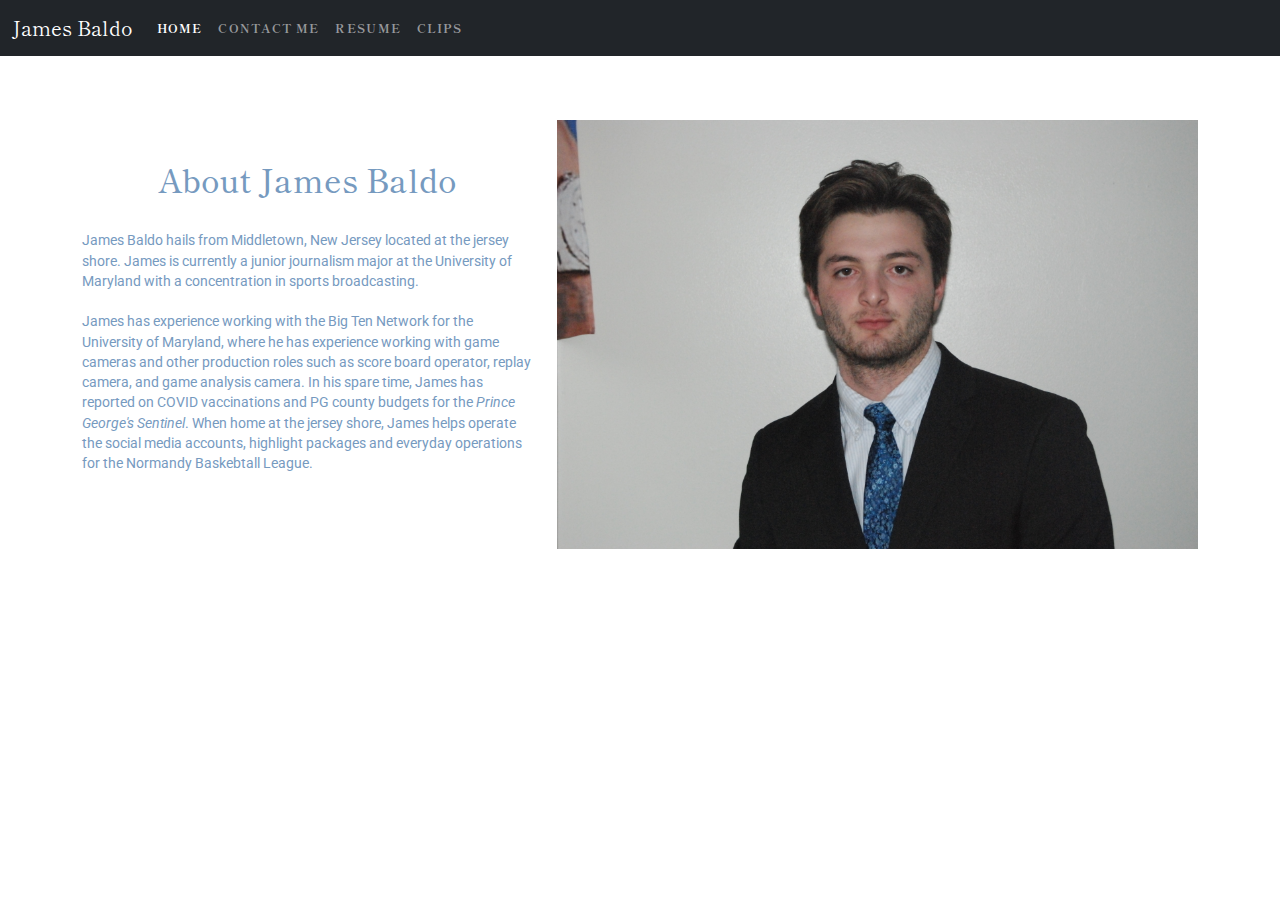
<file: index.html>
<!DOCTYPE html>
<html lang="en">
<head>
	<meta charset="utf-8">
	<title>James Baldo | About Me</title>
	<meta content="" name="description">
	<meta content="" name="author">
	<meta content="width=device-width, initial-scale=1" name="viewpoint">
	<link href="https://fonts.gstatic.com" rel="preconnect">
	<link href="https://fonts.googleapis.com/css2?family=Roboto&family=Shippori+Mincho+B1&display=swap" rel="stylesheet"><!-- CSS only -->
	<link href="https://cdn.jsdelivr.net/npm/bootstrap@5.0.0-beta2/dist/css/bootstrap.min.css" rel="stylesheet">
	<link href="portfolio/css/style.css" rel="stylesheet" type="text/css">
</head>
<body>
	<nav class="navbar navbar-expand-lg navbar-dark bg-dark">
		<div class="container-fluid">
			<a class="navbar-brand" href="#">James Baldo</a> <button aria-controls="navbarNav" aria-expanded="false" aria-label="Toggle navigation" class="navbar-toggler" data-bs-target="#navbarNav" data-bs-toggle="collapse" type="button"><span class="navbar-toggler-icon"></span></button>
			<div class="collapse navbar-collapse" id="navbarNav">
				<ul class="navbar-nav">
					<li class="nav-item">
						<a class="nav-link active" href="#">Home</a>
					</li>
					<li class="nav-item">
						<a class="nav-link" href="contact/index.html">Contact Me</a>
					</li>
					<li class="nav-item">
						<a class="nav-link" href="resume/index.html">Resume</a>
					</li>
					<li class="nav-item">
						<a class="nav-link" href="clips/index.html">Clips</a>
					</li>
				</ul>
			</div>
		</div>
	</nav>
	<div class="container content">
		<div class="row">
			<div class="col-md-5">
				<h3>About James Baldo</h3><br>
				<p>James Baldo hails from Middletown, New Jersey located at the jersey shore. James is currently a junior journalism major at the University of Maryland with a concentration in sports broadcasting.<br>
				<br>
				James has experience working with the Big Ten Network for the University of Maryland, where he has experience working with game cameras and other production roles such as score board operator, replay camera, and game analysis camera. In his spare time, James has reported on COVID vaccinations and PG county budgets for the <em>Prince George's Sentinel</em>. When home at the jersey shore, James helps operate the social media accounts, highlight packages and everyday operations for the Normandy Baskebtall League.</p>
			</div>
			<div class="col-md-7"><img alt="headshot" class="img-fluid" height="auto" src="portfolio/images/headshot.jpeg" width="5000"></div><!-- JavaScript Bundle with Popper -->
			<script src="https://cdn.jsdelivr.net/npm/bootstrap@5.0.0-beta2/dist/js/bootstrap.bundle.min.js">
			</script>
		</div>
	</div>
</body>
</html>
</file>
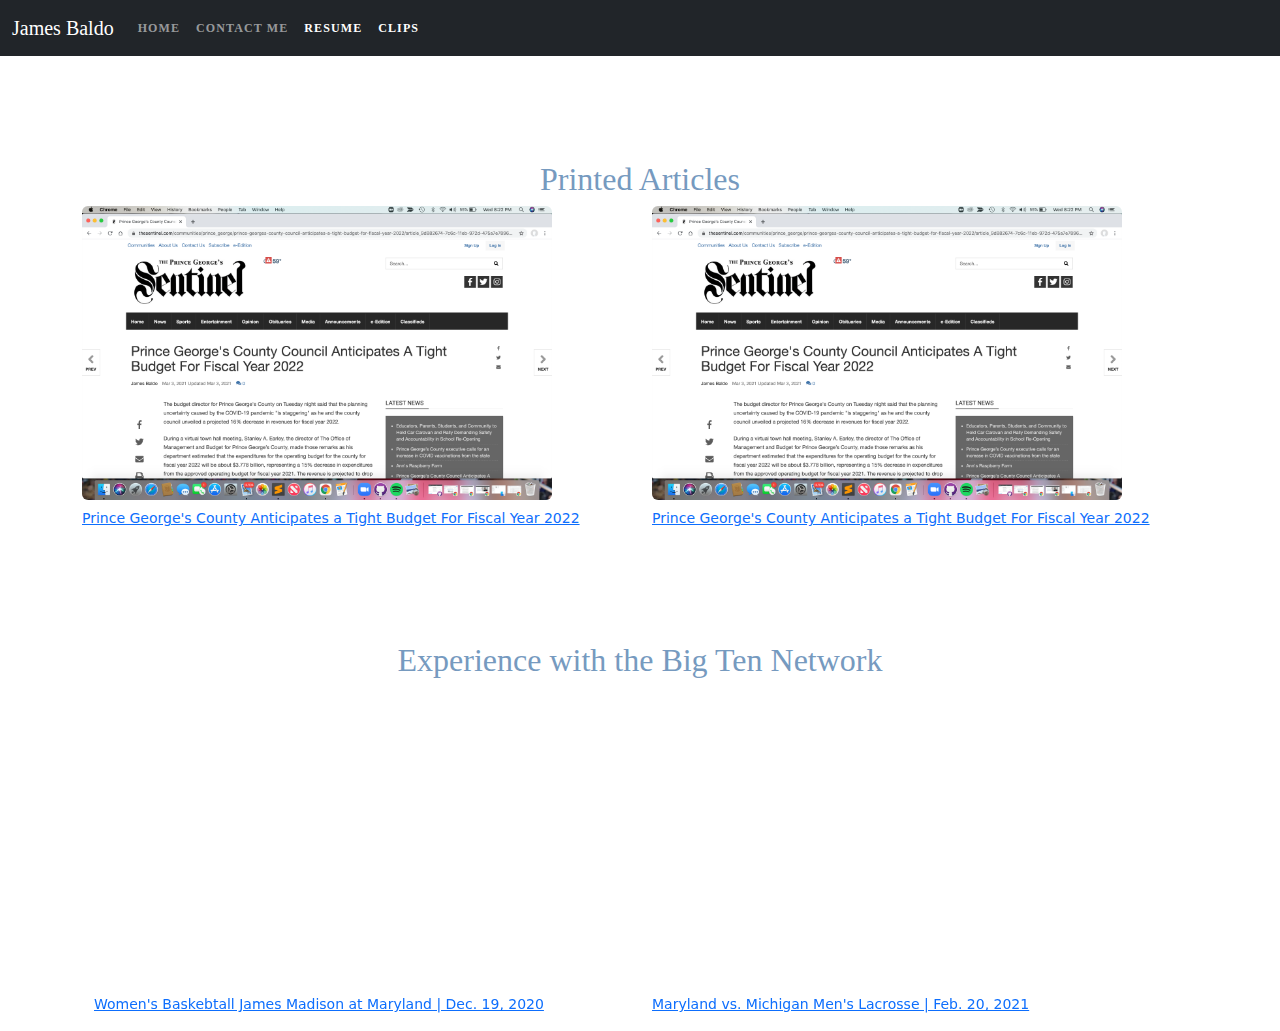
<file: clips/index.html>
<!DOCTYPE html>
<html lang="en">
<head>
	<meta charset="utf-8">
	<title>James Baldo | Clips</title>
	<meta content="" name="description">
	<meta content="" name="author">
	<meta content="width=device-width, initial-scale=1" name="viewpoint"><!-- CSS only -->
	<link href="https://cdn.jsdelivr.net/npm/bootstrap@5.0.0-beta2/dist/css/bootstrap.min.css" rel="stylesheet">
	<link href="../portfolio/css/style.css" rel="stylesheet" type="text/css">
</head>
<body>
	<nav class="navbar navbar-expand-lg navbar-dark bg-dark">
		<div class="container-fluid">
			<a class="navbar-brand" href="#">James Baldo</a> <button aria-controls="navbarNav" aria-expanded="false" aria-label="Toggle navigation" class="navbar-toggler" data-bs-target="#navbarNav" data-bs-toggle="collapse" type="button"><span class="navbar-toggler-icon"></span></button>
			<div class="collapse navbar-collapse" id="navbarNav">
				<ul class="navbar-nav">
					<li class="nav-item">
						<a class="nav-link" href="../index.html">Home</a>
					</li>
					<li class="nav-item">
						<a class="nav-link" href="../contact/index.html">Contact Me</a>
					</li>
					<li class="nav-item">
						<a class="nav-link active" href="../resume/index.html">Resume</a>
					</li>
					<li class="nav-item">
						<a class="nav-link active" href="#">Clips</a>
					</li>
				</ul>
			</div>
		</div>
	</nav>
	<div class="container content">
		<div class="row">
			<h3>Printed Articles</h3><br>
			<br>
			<div class="container">
				<div class="row">
					<div class="col">
						<figure class="figure">
							<img alt="Articletwo" class="figure-img img-fluid rounded" height="auto" src="../portfolio/images/cliptwo.jpeg" width="470">
							<figcaption class="figure-caption">
								<a href="https://www.thesentinel.com/communities/prince_george/prince-georges-county-council-anticipates-a-tight-budget-for-fiscal-year-2022/article_9d882674-7c6c-11eb-972d-475a7e789664.html">Prince George's County Anticipates a Tight Budget For Fiscal Year 2022</a>
							</figcaption>
						</figure>
					</div>
					<div class="col">
						<figure class="figure">
							<img alt="Articletwo" class="figure-img img-fluid rounded" height="auto" src="../portfolio/images/cliptwo.jpeg" width="470">
							<figcaption class="figure-caption">
								<a href="https://www.thesentinel.com/communities/prince_george/prince-georges-county-council-anticipates-a-tight-budget-for-fiscal-year-2022/article_9d882674-7c6c-11eb-972d-475a7e789664.html">Prince George's County Anticipates a Tight Budget For Fiscal Year 2022</a>
							</figcaption>
						</figure>
					</div>
				</div>
				<div class="container content">
					<div class="row">
						<h3>Experience with the Big Ten Network</h3><br>
						<br>
						<div class="container">
							<div class="row">
								<div class="col">
									<figure class="figure">
										<iframe allowfullscreen frameborder="0" height="300" src="https://www.youtube.com/embed/j0qixCmwb30" width="470"></iframe>
										<figcaption class="figure-caption">
											<a href="https://www.youtube.com/watch?v=j0qixCmwb30&t=77s">Women's Baskebtall James Madison at Maryland | Dec. 19, 2020</a>
										</figcaption>
									</figure>
								</div>
								<div class="col">
									<figure class="figure">
										<iframe allowfullscreen frameborder="0" height="300" src="https://www.youtube.com/embed/XQ4UXW3BUaY" width="470"></iframe>
										<figcaption class="figure-caption">
											<a href="https://www.youtube.com/watch?v=XQ4UXW3BUaY&t=82s">Maryland vs. Michigan Men's Lacrosse | Feb. 20, 2021</a>
										</figcaption>
									</figure>
								</div>
							</div><!-- JavaScript Bundle with Popper -->
							<script src="https://cdn.jsdelivr.net/npm/bootstrap@5.0.0-beta2/dist/js/bootstrap.bundle.min.js">
							</script> 
						</div>
					</div>
				</div>
			</div>
		</div>
	</div>
</body>
</html>
</file>
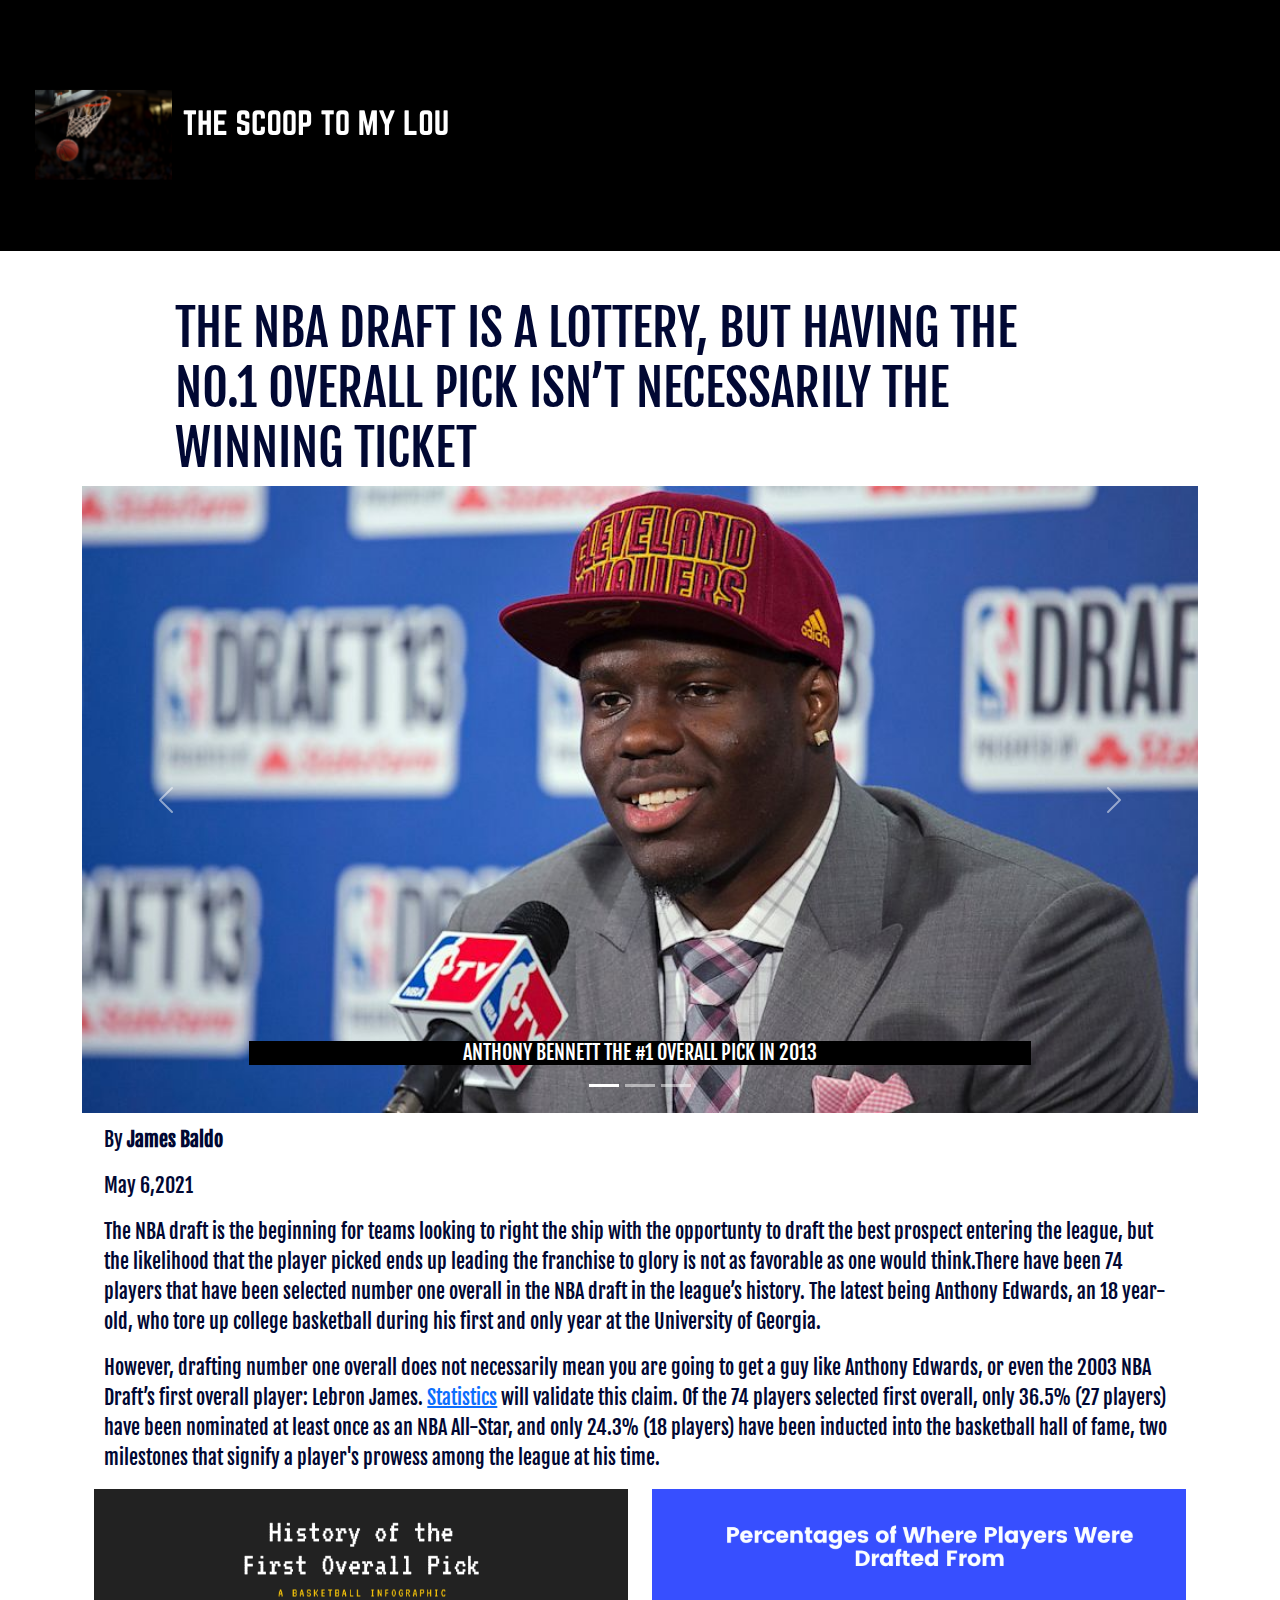
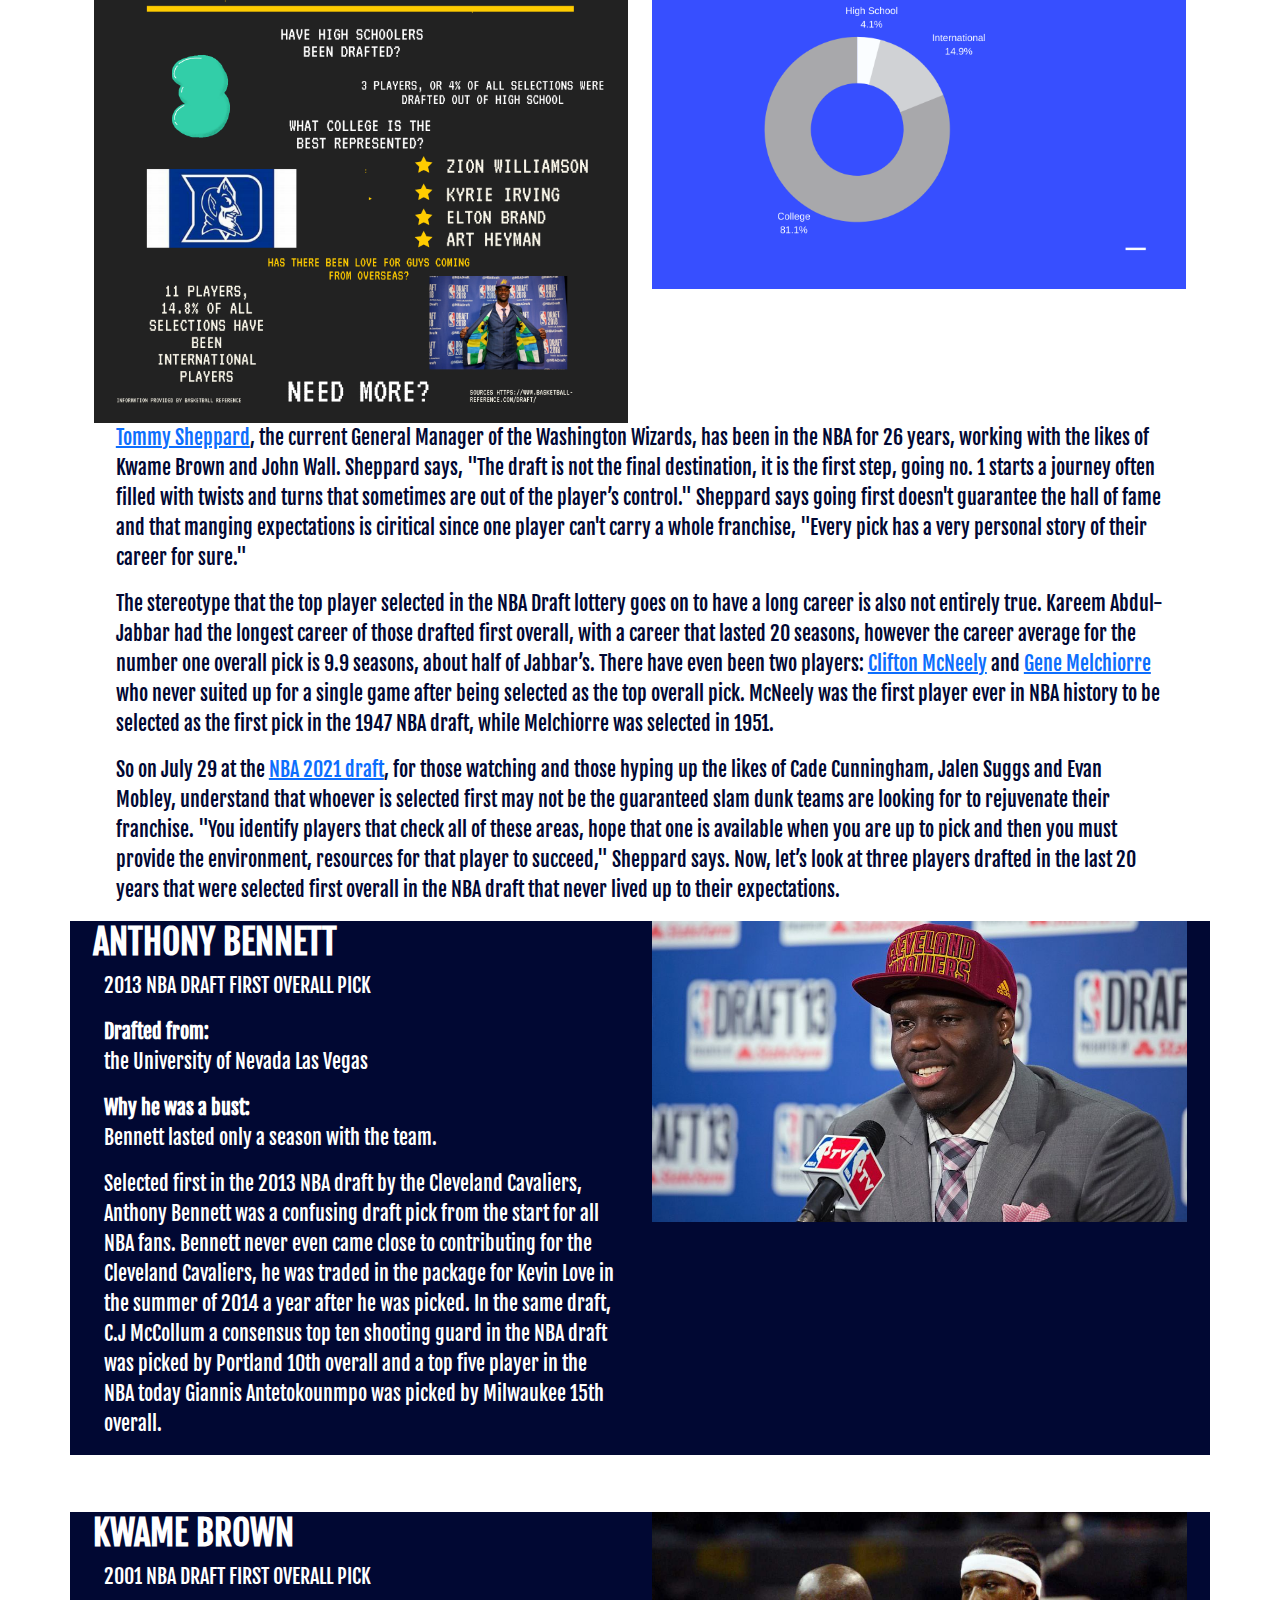
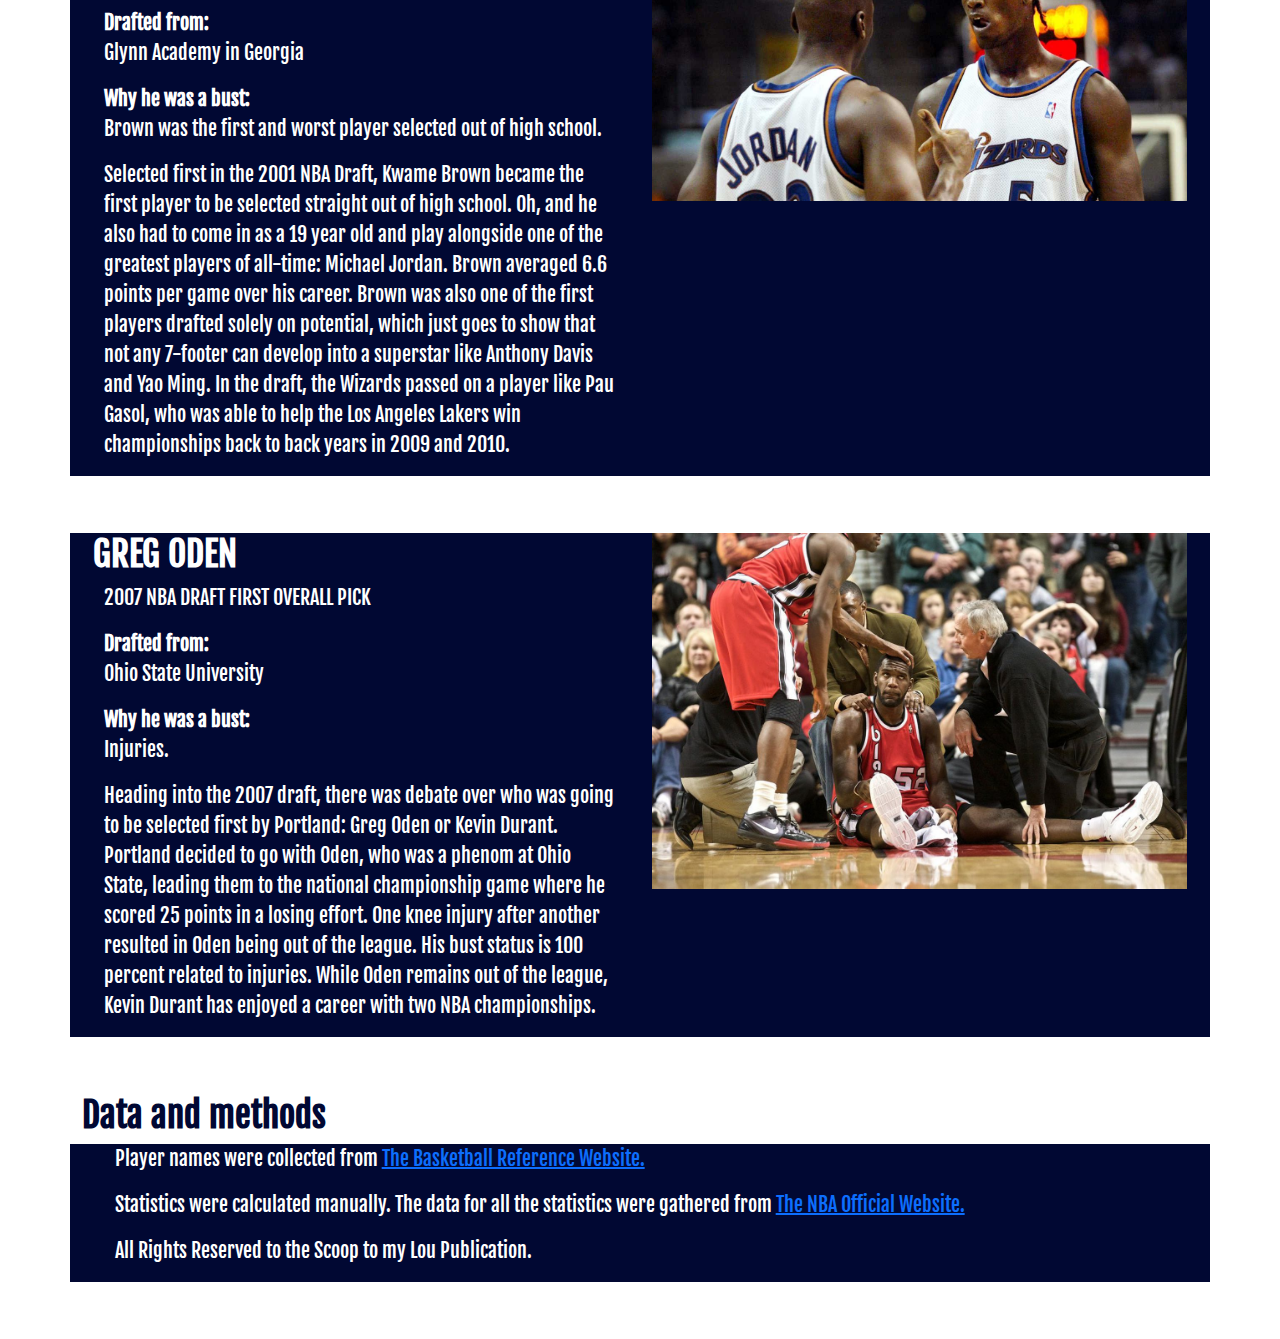
<file: finalarticle/index.html>
<!DOCTYPE html>
<html lang="en">
<head>
	<meta charset="utf-8">
	<title>The NBA draft is a lottery, but having the No.1 overall pick isn’t necessarily the winning ticket</title>
	<meta content="" name="description">
	<meta content="" name="author">
	<meta content="width=device-width, initial-scale=1" name="viewport">
	<link href="https://fonts.gstatic.com" rel="preconnect">
	<link href="https://fonts.googleapis.com/css2?family=Fjalla+One&display=swap" rel="stylesheet">
	<link href="https://fonts.googleapis.com/css2?family=Anton&family=Nunito+Sans:ital,wght@0, 200;0,300;0,400;0,600;0,700;0,800;0,900;1,200;1,300;1,400;1,600;1,700;1,800;1,900&display=swap" rel="stylesheet"><!-- CSS only -->
	<link href="https://cdn.jsdelivr.net/npm/bootstrap@5.0.0-beta2/dist/css/bootstrap.min.css" rel="stylesheet">
	<link href="css/style.css" rel="stylesheet" type="text/css">
</head>
<body>
	<div class="nav"><img alt="Sccop to my Lou" class="img-fluid logo" src="images/scooplogo.png"></div>
	<div class="container">
		<div class="offset-md-1 col-md-10">
			<h1>The NBA draft is a lottery, but having the No.1 overall pick isn’t necessarily the winning ticket</h1>
		</div>
		<div class="slider">
			<div class="carousel slide" data-bs-ride="carousel" id="carouselExampleCaptions">
				<div class="carousel-indicators">
					<button aria-label="Slide 1" class="active" data-bs-slide-to="0" data-bs-target="#carouselExampleCaptions" type="button"></button> <button aria-label="Slide 2" data-bs-slide-to="1" data-bs-target="#carouselExampleCaptions" type="button"></button> <button aria-label="Slide 3" data-bs-slide-to="2" data-bs-target="#carouselExampleCaptions" type="button"></button>
				</div>
				<div class="carousel-inner">
					<div class="carousel-item active">
						<img alt="first" class="d-block w-100" src="images/anthonybennett.jpeg">
						<div class="carousel-caption d-none d-md-block">
							<h5>ANTHONY BENNETT
							THE #1 OVERALL PICK IN 2013</h5>
						</div>
					</div>
					<div class="carousel-item">
						<img alt="second" class="d-block w-100" src="images/kwamebrown.jpeg">
						<div class="carousel-caption d-none d-md-block">
							<h5>KWAME BROWN
							THE #1 OVERALL PICK IN 2001</h5>
						</div>
					</div>
					<div class="carousel-item">
						<img alt="third" class="d-block w-100" src="images/gregoden.jpeg">
						<div class="carousel-caption d-none d-md-block">
							<h5>GREG ODEN
							THE #1 OVERALL PICK IN 2007</h5>
						</div>
					</div>
				</div><button class="carousel-control-prev" data-bs-slide="prev" data-bs-target="#carouselExampleCaptions" type="button"><span aria-hidden="true" class="carousel-control-prev-icon"></span> <span class="visually-hidden">Previous</span></button> <button class="carousel-control-next" data-bs-slide="next" data-bs-target="#carouselExampleCaptions" type="button"><span aria-hidden="true" class="carousel-control-next-icon"></span> <span class="visually-hidden">Next</span></button>
			</div>
		</div>
		<div class="article">
		<div class="bio">
			<p class="article">By <b>James Baldo</b></p>
			<p class="article">May 6,2021</p>
		</div>
		<div class="row">
			<div class="col-md-12">
				<p class="article">The NBA draft is the beginning for teams looking to right the ship with the opportunty to draft the best prospect entering the league, but the likelihood that the player picked ends up leading the franchise to glory is not as favorable as one would think.There have been 74 players that have been selected number one overall in the NBA draft in the league’s history. The latest being Anthony Edwards, an 18 year-old, who tore up college basketball during his first and only year at the University of Georgia.</p>
				<p class="article">However, drafting number one overall does not necessarily mean you are going to get a guy like Anthony Edwards, or even the 2003 NBA Draft’s first overall player: Lebron James. <a class="links" href="https://in.nba.com/news/the-complete-history-of-first-overall-selections-in-the-nba-draft/18rrbw84xu4pp1uvoo3fy33uju">Statistics</a> will validate this claim. Of the 74 players selected first overall, only 36.5% (27 players) have been nominated at least once as an NBA All-Star, and only 24.3% (18 players) have been inducted into the basketball hall of fame, two milestones that signify a player's prowess among the league at his time.</p>
				<div class="container">
  				<div class="row align-items-start">
    			<div class="col-lg-6"><img alt="infographic" class="img-fluid" src="images/infographics.png"> 
    			</div>
    			<div class="col-lg-6"><img alt="graph" class="img-fluid" src="images/doughnutgraph.png">
   			 </div>
   			</div>
				<p class="article"><a class="links" href="https://www.nbcsports.com/washington/wizards/headlined-westbrook-and-gafford-tommy-sheppard-has-wizards-right-track">Tommy Sheppard</a>, the current General Manager of the Washington Wizards, has been in the NBA for 26 years, working with the likes of Kwame Brown and John Wall. Sheppard says, "The draft is not the final destination, it is the first step, going no. 1 starts a journey often filled with twists and turns that sometimes are out of the player’s control." Sheppard says going first doesn't guarantee the hall of fame and that manging expectations is ciritical since one player can't carry a whole franchise, "Every pick has a very personal story of their career for sure."</p>
				<p class="article">The stereotype that the top player selected in the NBA Draft lottery goes on to have a long career is also not entirely true. Kareem Abdul-Jabbar had the longest career of those drafted first overall, with a career that lasted 20 seasons, however the career average for the number one overall pick is 9.9 seasons, about half of Jabbar’s. There have even been two players: <a class="links" href="https://www.dallasnews.com/news/2015/06/20/kevin-sherrington-clifton-mcneely-first-ever-nba-draft-selection-took-his-talents-elsewhere/">Clifton McNeely</a> and <a class="links" href="https://www.nytimes.com/2014/06/27/sports/basketball/gene-squeaky-melchiorre-holds-unique-nba-draft-distinction.html">Gene Melchiorre</a> who never suited up for a single game after being selected as the top overall pick. McNeely was the first player ever in NBA history to be selected as the first pick in the 1947 NBA draft, while Melchiorre was selected in 1951.</p>
				<p class="article">So on July 29 at the <a class="links" href="https://www.cbssports.com/nba/draft/">NBA 2021 draft</a>, for those watching and those hyping up the likes of Cade Cunningham, Jalen Suggs and Evan Mobley, understand that whoever is selected first may not be the guaranteed slam dunk teams are looking for to rejuvenate their franchise. "You identify players that check all of these areas, hope that one is available when you are up to pick and then you must provide the environment, resources for that player to succeed," Sheppard says. Now, let’s look at three players drafted in the last 20 years that were selected first overall in the NBA draft that never lived up to their expectations.</p>
			</div>
			</div>
			<div class="navy-box">
				<div class="row">
					<div class="col-lg-6">
						<h6>ANTHONY BENNETT</h6>
						<p class="desc">2013 NBA Draft First Overall Pick</p>
						<p class="draft"><b>Drafted from:</b><br>
						the University of Nevada Las Vegas</p>
						<p class="bust"><b>Why he was a bust:</b><br>
						Bennett lasted only a season with the team.</p>
						<p>Selected first in the 2013 NBA draft by the Cleveland Cavaliers, Anthony Bennett was a confusing draft pick from the start for all NBA fans. Bennett never even came close to contributing for the Cleveland Cavaliers, he was traded in the package for Kevin Love in the summer of 2014 a year after he was picked. In the same draft, C.J McCollum a consensus top ten shooting guard in the NBA draft was picked by Portland 10th overall and a top five player in the NBA today Giannis Antetokounmpo was picked by Milwaukee 15th overall.</p>
					</div>
					<div class="col-lg-6"><img alt="Anthony Bennett" class="img-fluid" src="images/anthonybennett.jpeg"></div>
				</div>
			</div>
			<div class="navy-box">
				<div class="row">
					<div class="col-lg-6">
						<h6>KWAME BROWN</h6>
						<p class="desc">2001 NBA Draft First Overall Pick</p>
						<p class="draft"><b>Drafted from:</b><br>
						Glynn Academy in Georgia</p>
						<p class="bust"><b>Why he was a bust:</b><br>
						Brown was the first and worst player selected out of high school.</p>
						<p>Selected first in the 2001 NBA Draft, Kwame Brown became the first player to be selected straight out of high school. Oh, and he also had to come in as a 19 year old and play alongside one of the greatest players of all-time: Michael Jordan. Brown averaged 6.6 points per game over his career. Brown was also one of the first players drafted solely on potential, which just goes to show that not any 7-footer can develop into a superstar like Anthony Davis and Yao Ming. In the draft, the Wizards passed on a player like Pau Gasol, who was able to help the Los Angeles Lakers win championships back to back years in 2009 and 2010.</p>
					</div>
					<div class="col-lg-6"><img alt="Kwame Brown" class="img-fluid" src="images/kwamebrown.jpeg"></div>
				</div>
			</div>
			<div class="navy-box">
				<div class="row">
					<div class="col-lg-6">
						<h6>GREG ODEN</h6>
						<p class="desc">2007 NBA Draft First Overall Pick</p>
						<p class="draft"><b>Drafted from:</b><br>
						Ohio State University</p>
						<p class="bust"><b>Why he was a bust:</b><br>
						Injuries.</p>
						<p>Heading into the 2007 draft, there was debate over who was going to be selected first by Portland: Greg Oden or Kevin Durant. Portland decided to go with Oden, who was a phenom at Ohio State, leading them to the national championship game where he scored 25 points in a losing effort. One knee injury after another resulted in Oden being out of the league. His bust status is 100 percent related to injuries. While Oden remains out of the league, Kevin Durant has enjoyed a career with two NBA championships.</p>
					</div>
					<div class="col-lg-6"><img alt="Greg Oden" class="img-fluid" src="images/gregoden.jpeg"></div>
				</div>
			</div><br>
			<h6><b>Data and methods</b></h6><br>
			<div class="navy-box">
			<p>Player names were collected from <a class="links" href="https://www.basketball-reference.com/">The Basketball Reference Website.</a><br></p>
			<p>Statistics were calculated manually. The data for all the statistics were gathered from <a class="links" href="https://ca.nba.com/news/the-complete-history-of-first-overall-selections-in-the-nba-draft/17nbg51s3vqn31v5clfy61jo0f">The NBA Official Website.</a><br></p>
			<p>All Rights Reserved to the Scoop to my Lou Publication.</p>
		</div><!--== Bootstrap Popper=-->
		<script src="https://cdn.jsdelivr.net/npm/bootstrap@5.0.0-beta2/dist/js/bootstrap.bundle.min.js">
		</script> 
	</div>
</body>
</html>
</file>
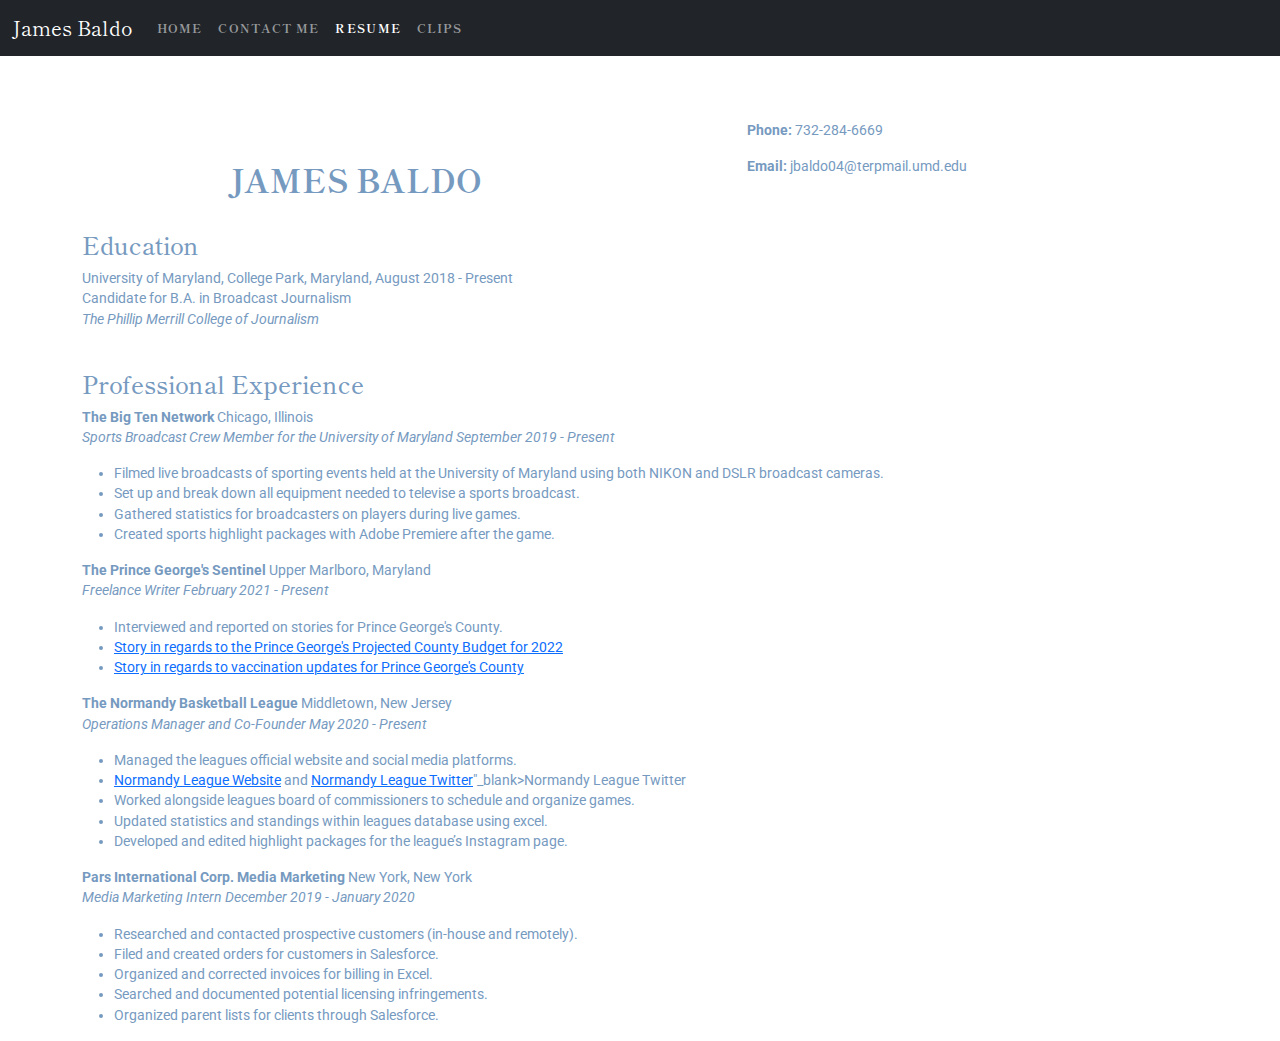
<file: resume/index.html>
<!DOCTYPE html>
<html lang="en">
<head>
	<meta charset="utf-8">
	<title>James Baldo | Resume</title>
	<meta content="" name="description">
	<meta content="" name="author">
	<meta content="width=device-width, initial-scale=1" name="viewpoint">
	<link href="https://fonts.gstatic.com" rel="preconnect">
	<link href="https://fonts.googleapis.com/css2?family=Roboto&family=Shippori+Mincho+B1&display=swap" rel="stylesheet"><!-- CSS only -->
	<link href="https://cdn.jsdelivr.net/npm/bootstrap@5.0.0-beta2/dist/css/bootstrap.min.css" rel="stylesheet">
	<link href="../portfolio/css/style.css" rel="stylesheet" type="text/css">
</head>
<body>
	<nav class="navbar navbar-expand-lg navbar-dark bg-dark">
		<div class="container-fluid">
			<a class="navbar-brand" href="#">James Baldo</a> <button aria-controls="navbarNav" aria-expanded="false" aria-label="Toggle navigation" class="navbar-toggler" data-bs-target="#navbarNav" data-bs-toggle="collapse" type="button"><span class="navbar-toggler-icon"></span></button>
			<div class="collapse navbar-collapse" id="navbarNav">
				<ul class="navbar-nav">
					<li class="nav-item">
						<a class="nav-link" href="../index.html">Home</a>
					</li>
					<li class="nav-item">
						<a class="nav-link" href="../contact/index.html">Contact Me</a>
					</li>
					<li class="nav-item">
						<a class="nav-link active" href="#">Resume</a>
					</li>
					<li class="nav-item">
						<a class="nav-link" href="../clips/index.html">Clips</a>
					</li>
				</ul>
			</div>
		</div>
	</nav>
	<div class="container content resume">
		<div class="row justify-content-around">
			<div class="col-sm-4">
				<h1>James Baldo</h1>
			</div>
			<div class="col-sm-4">
				<p><b>Phone:</b> 732-284-6669</p>
				<p><b>Email:</b> jbaldo04@terpmail.umd.edu</p>
			</div>
		</div>
		<h2>Education</h2>
		<p>University of Maryland, College Park, Maryland, August 2018 - Present<br>
		Candidate for B.A. in Broadcast Journalism<br>
		<em>The Phillip Merrill College of Journalism</em></p>
		<h2>Professional Experience</h2>
		<p><strong>The Big Ten Network</strong> Chicago, Illinois<br>
		<em>Sports Broadcast Crew Member for the University of Maryland September 2019 - Present</em><br></p>
		<ul>
			<li>Filmed live broadcasts of sporting events held at the University of Maryland using both NIKON and DSLR broadcast cameras.</li>
			<li>Set up and break down all equipment needed to televise a sports broadcast.</li>
			<li>Gathered statistics for broadcasters on players during live games.</li>
			<li>Created sports highlight packages with Adobe Premiere after the game.</li>
		</ul>
		<p><strong>The Prince George's Sentinel</strong> Upper Marlboro, Maryland<br>
		<em>Freelance Writer February 2021 - Present</em><br></p>
		<ul>
			<li>Interviewed and reported on stories for Prince George's County.</li>
			<li>
				<a href="https://www.thesentinel.com/communities/prince_george/prince-georges-county-council-anticipates-a-tight-budget-for-fiscal-year-2022/article_9d882674-7c6c-11eb-972d-475a7e789664.html">Story in regards to the Prince George's Projected County Budget for 2022</a>
			</li>
			<li>
				<a href="https://www.thesentinel.com/communities/prince_george/prince-george-s-county-executive-calls-for-an-increase-in-covid-vaccinations-from-the-state/article_15b2681c-81f9-11eb-98c1-4fab6da10a22.html">Story in regards to vaccination updates for Prince George's County</a>
			</li>
		</ul>
		<p><strong>The Normandy Basketball League</strong> Middletown, New Jersey<br>
		<em>Operations Manager and Co-Founder May 2020 - Present</em><br></p>
		<ul>
			<li>Managed the leagues official website and social media platforms.</li>
			<li>
				<a href="https://normandy-basketball-league.webnode.com/%20target=">Normandy League Website</a> and <a href="https://twitter.com/NormBballLeague">Normandy League Twitter</a>"_blank&gt;Normandy League Twitter
			</li>
			<li>Worked alongside leagues board of commissioners to schedule and organize games.</li>
			<li>Updated statistics and standings within leagues database using excel.</li>
			<li>Developed and edited highlight packages for the league’s Instagram page.</li>
		</ul>
		<p><strong>Pars International Corp. Media Marketing</strong> New York, New York<br>
		<em>Media Marketing Intern December 2019 - January 2020</em><br></p>
		<ul>
			<li>Researched and contacted prospective customers (in-house and remotely).</li>
			<li>Filed and created orders for customers in Salesforce.</li>
			<li>Organized and corrected invoices for billing in Excel.</li>
			<li>Searched and documented potential licensing infringements.</li>
			<li>Organized parent lists for clients through Salesforce.</li>
		</ul><!-- JavaScript Bundle with Popper -->
		<script src="https://cdn.jsdelivr.net/npm/bootstrap@5.0.0-beta2/dist/js/bootstrap.bundle.min.js">
		</script> 
	</div>
</body>
</html>
</file>
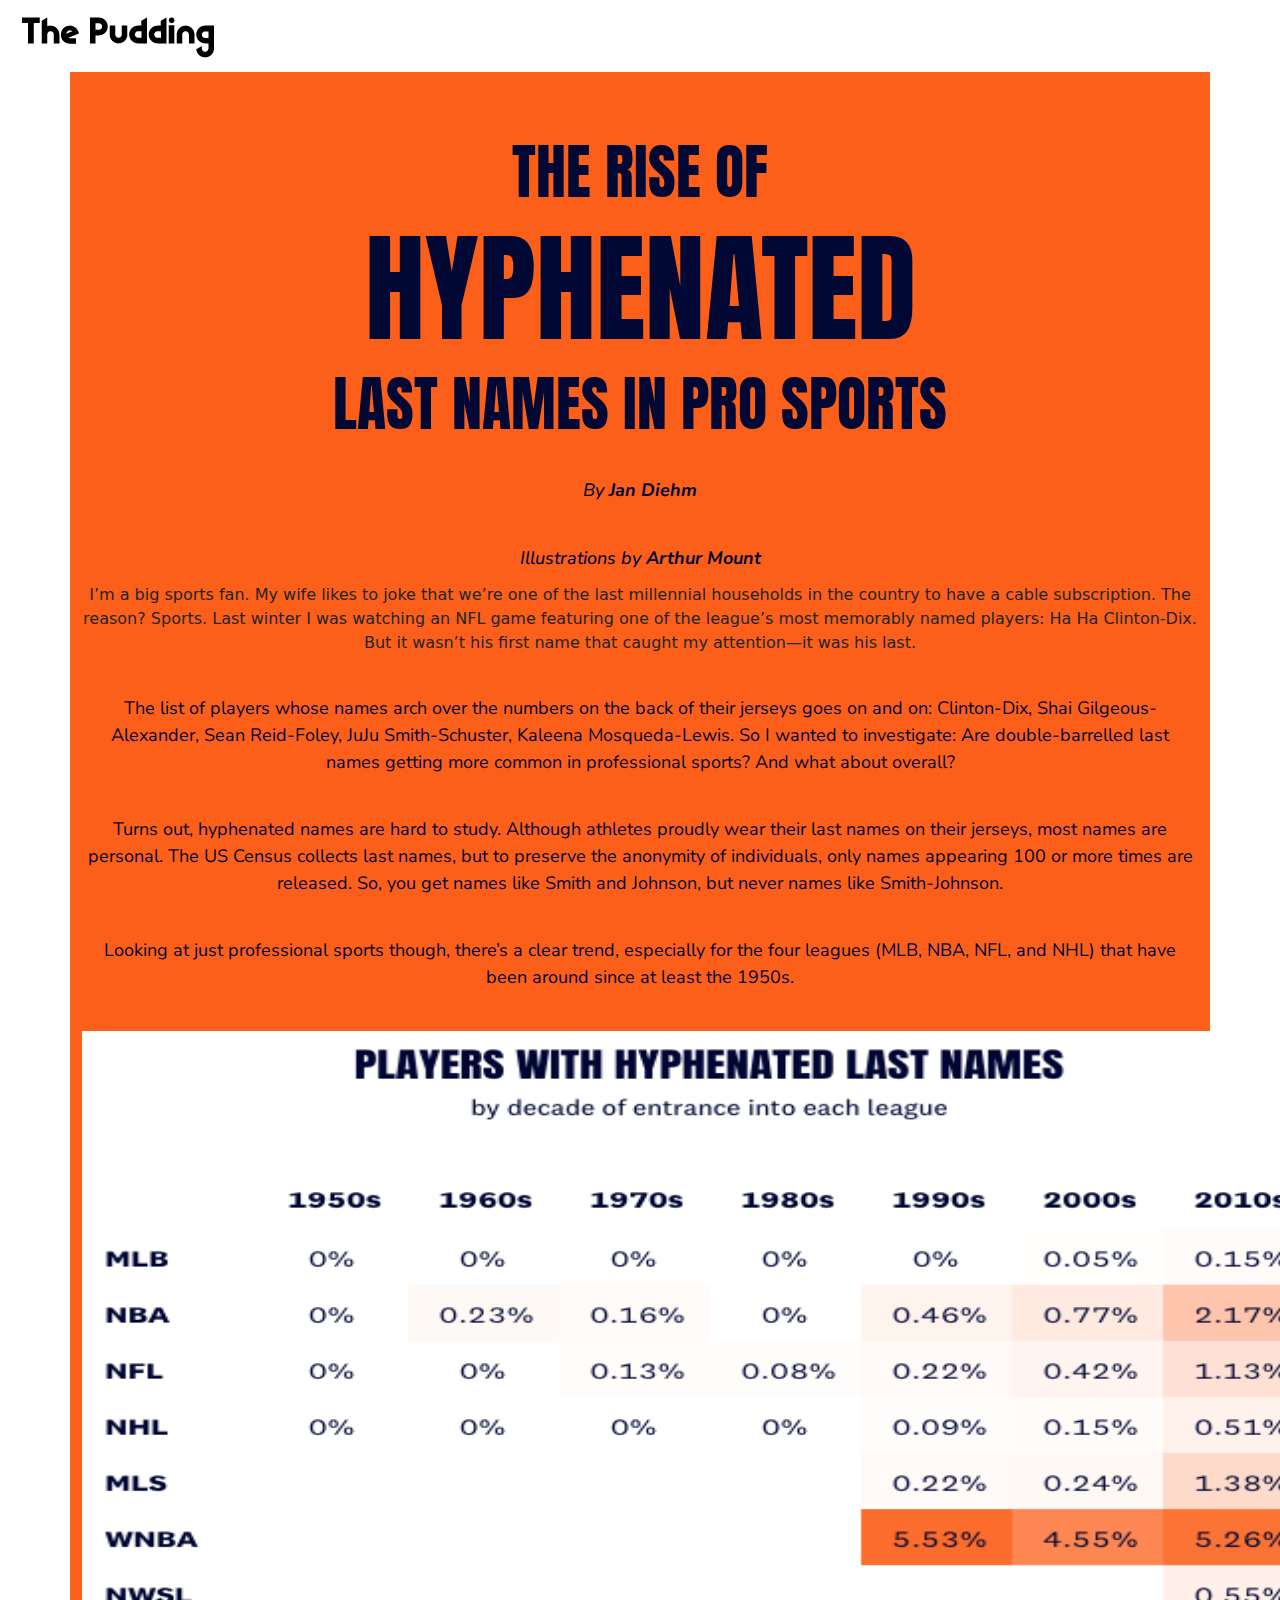
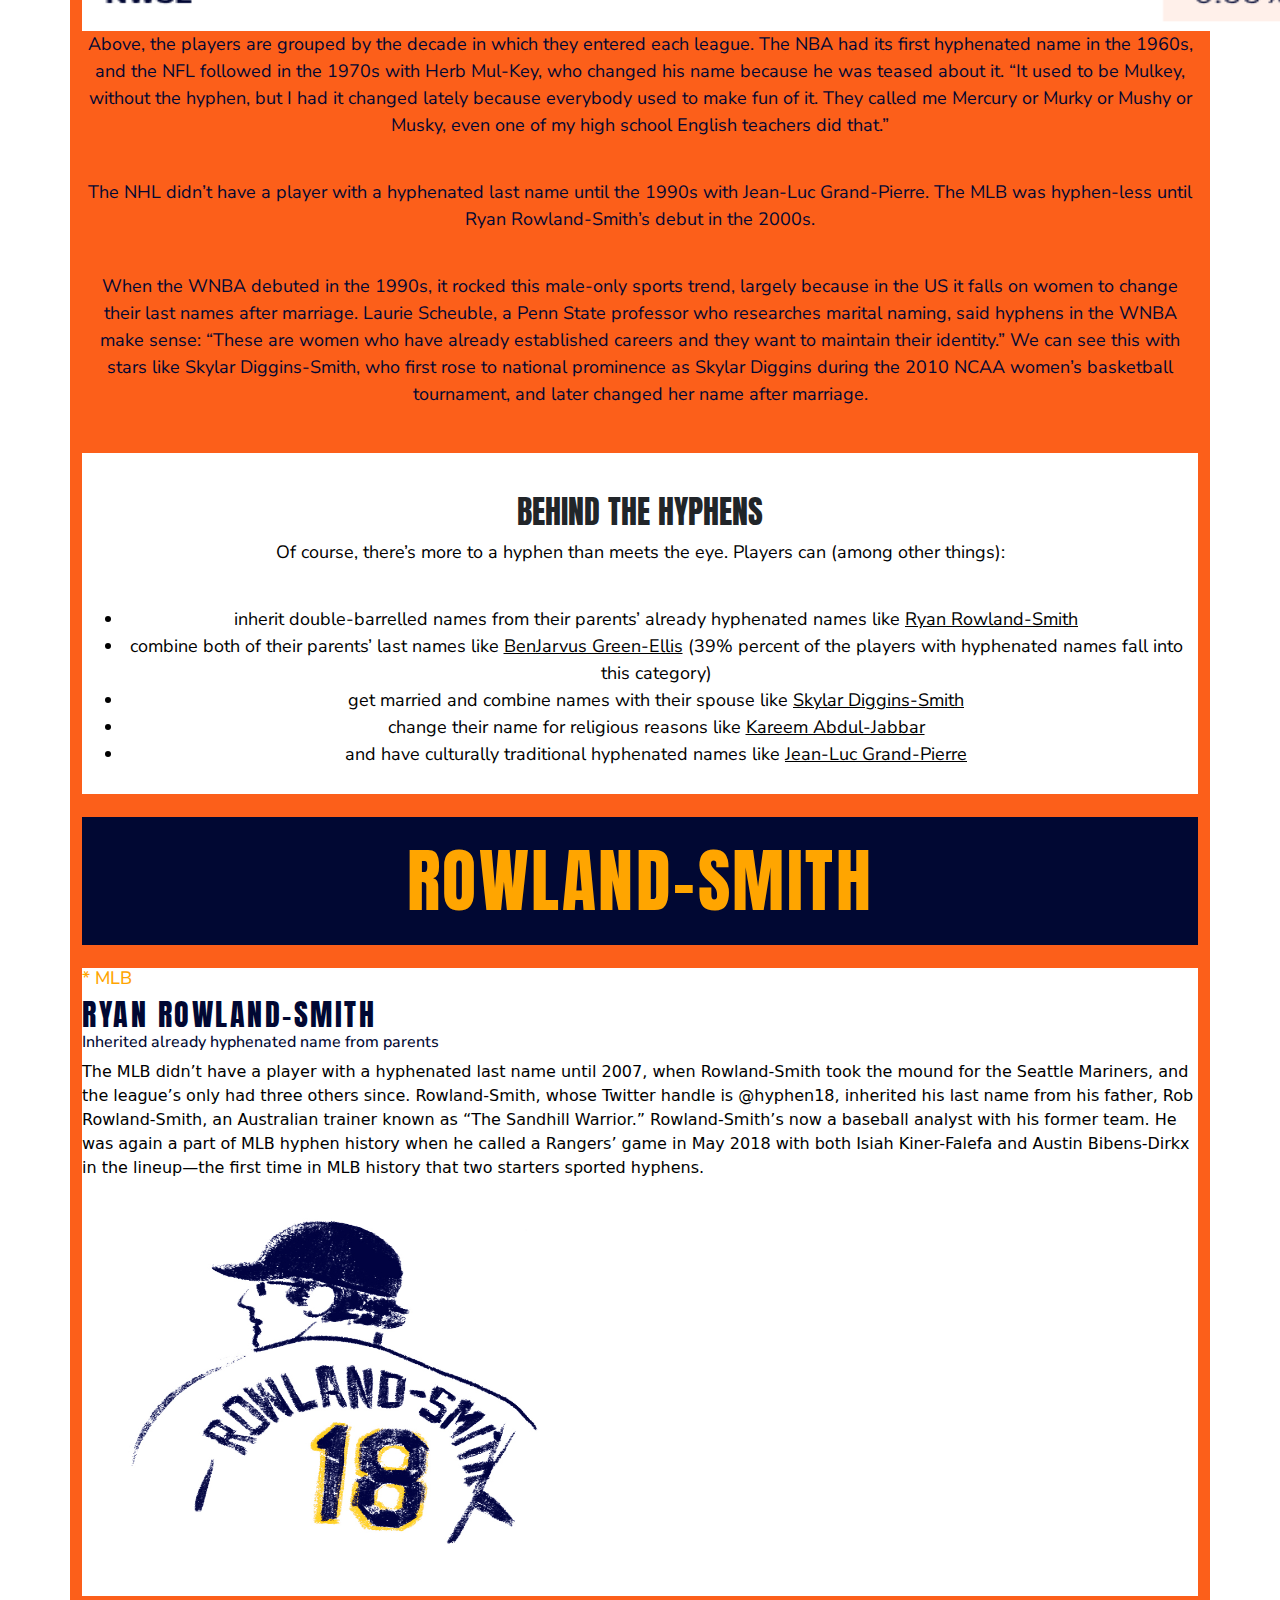
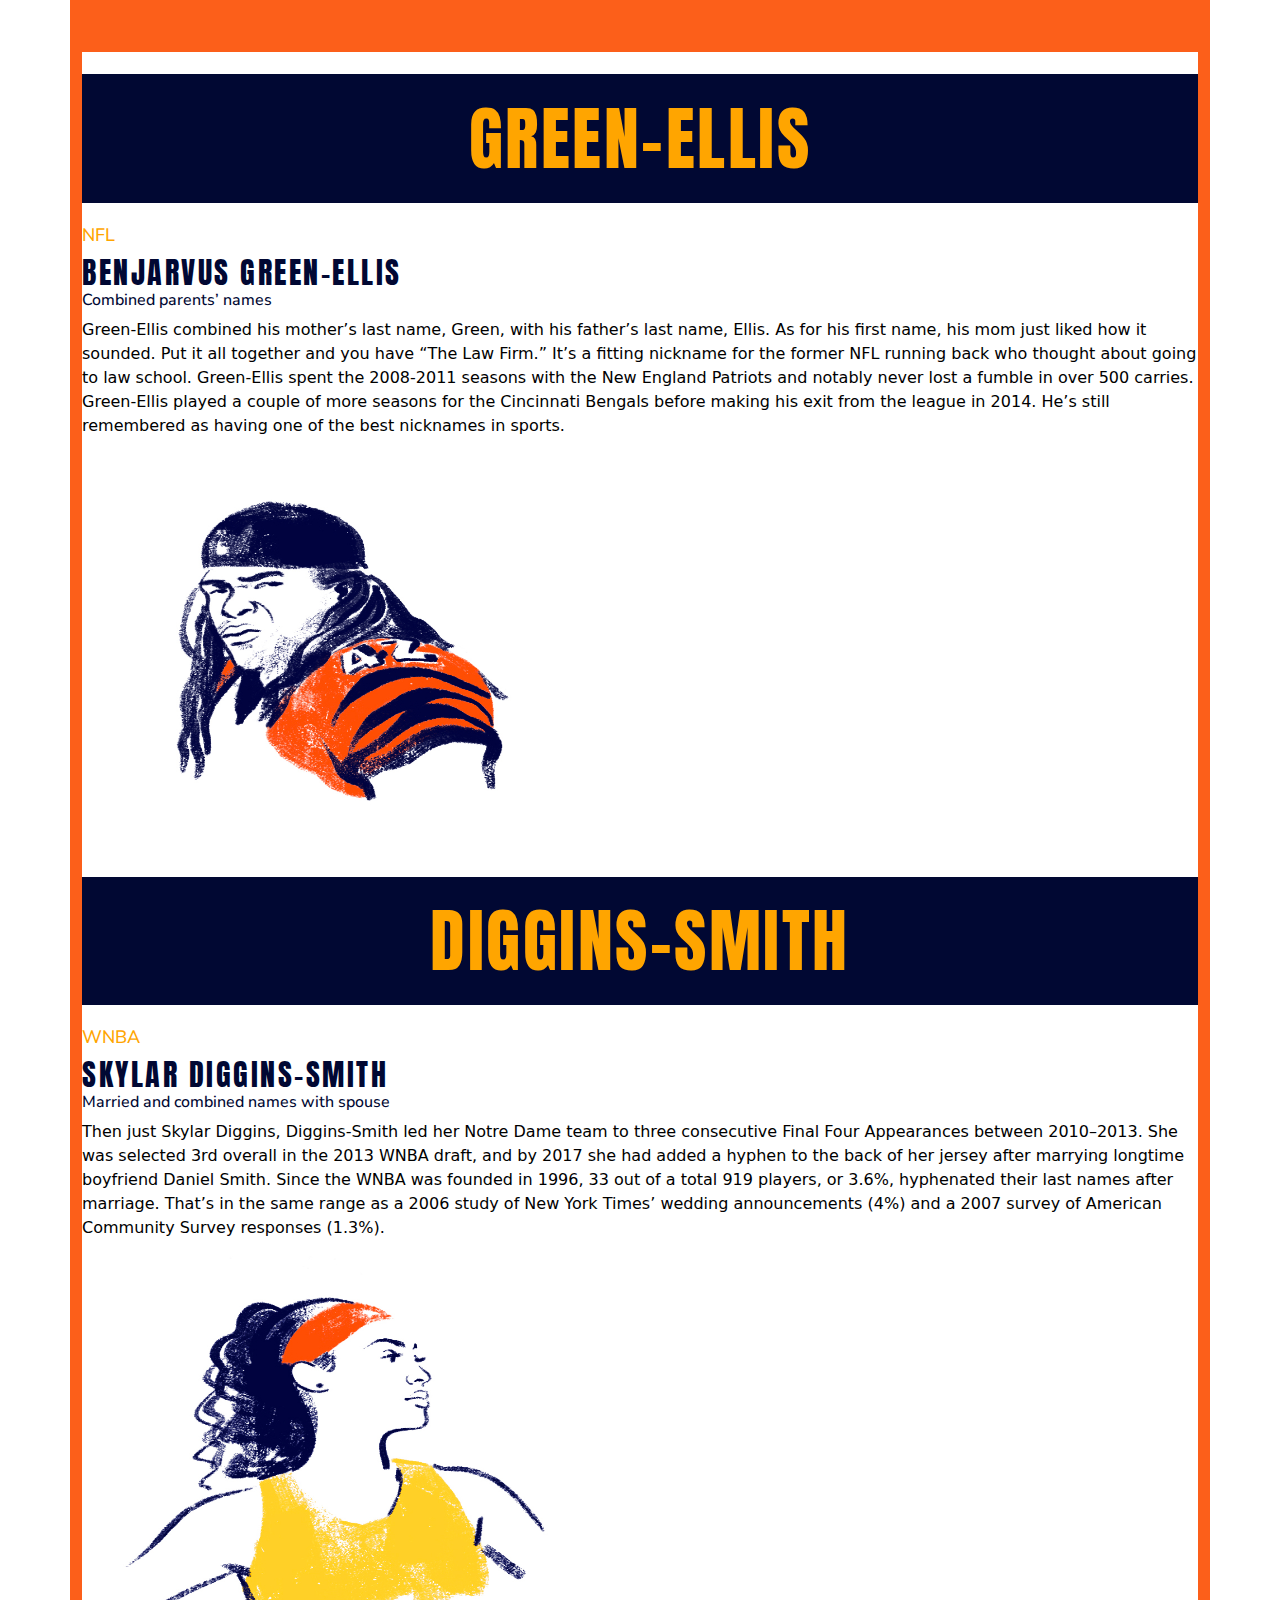
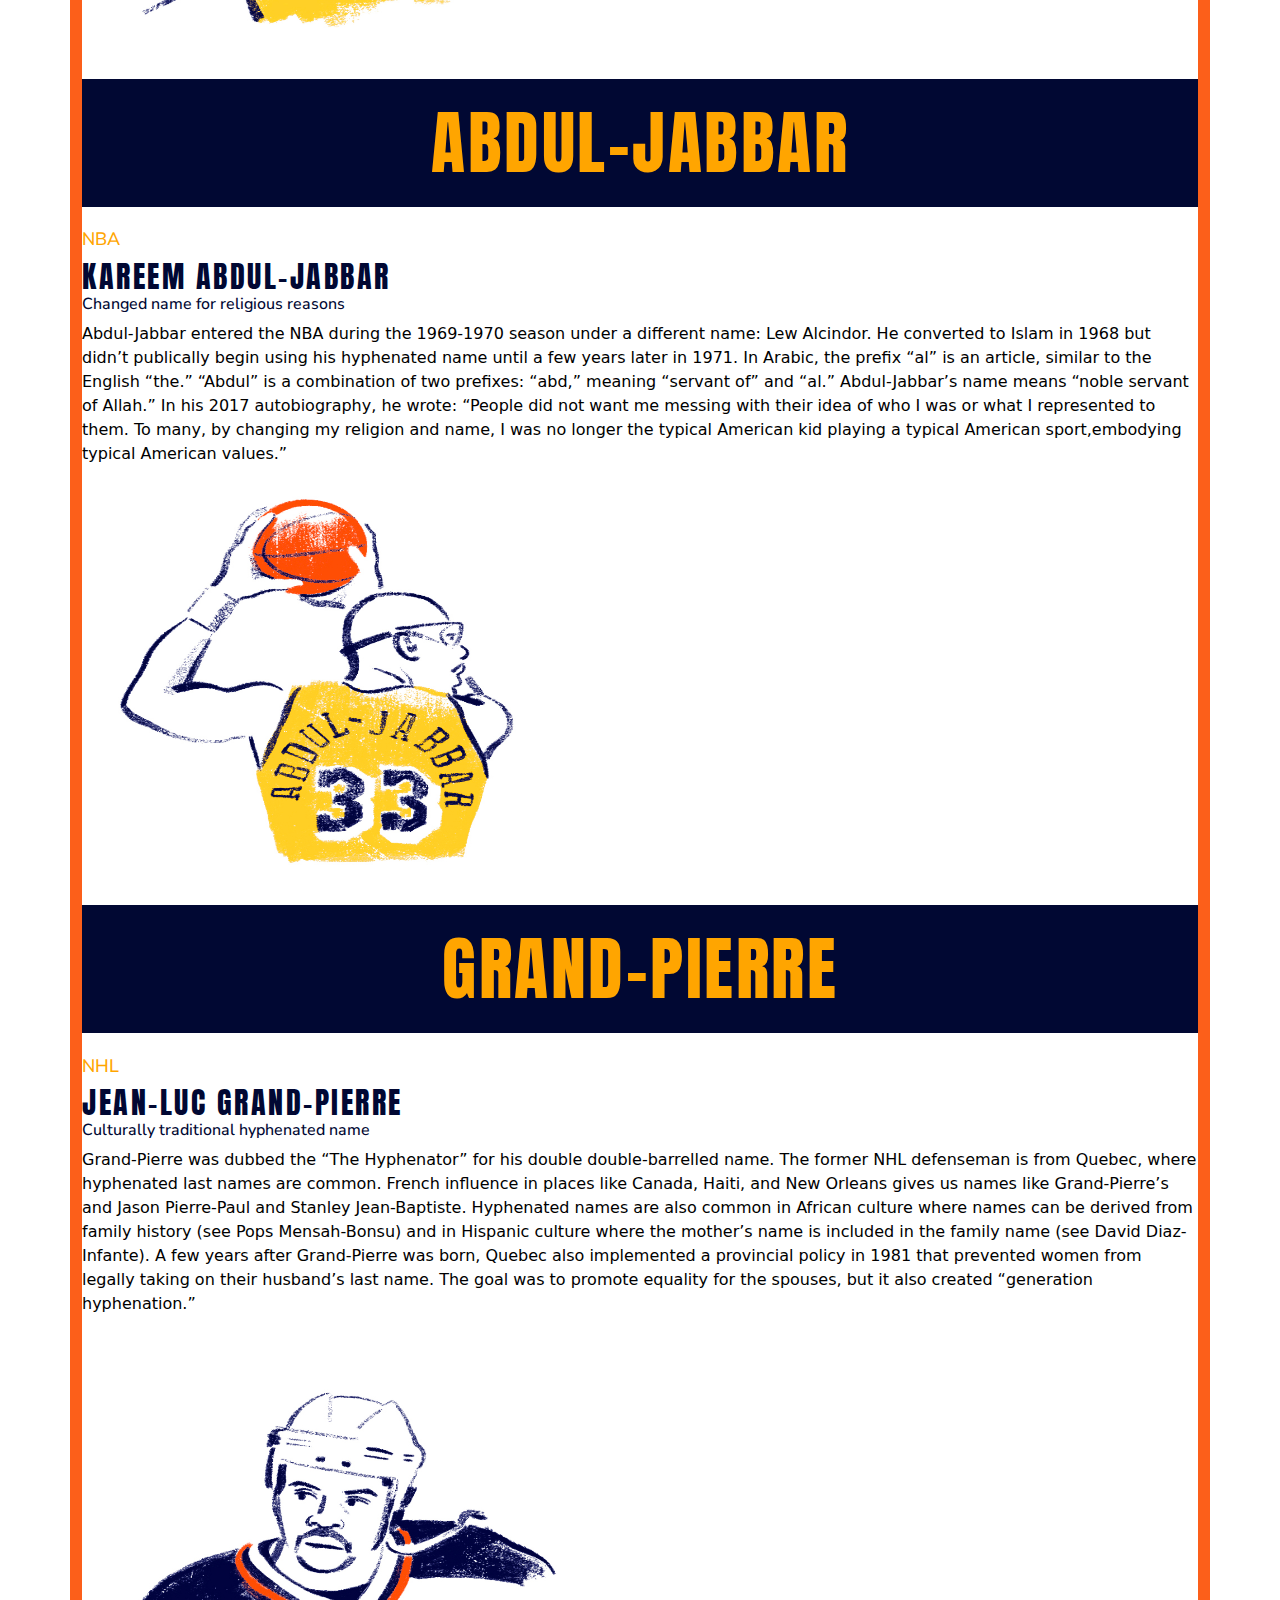
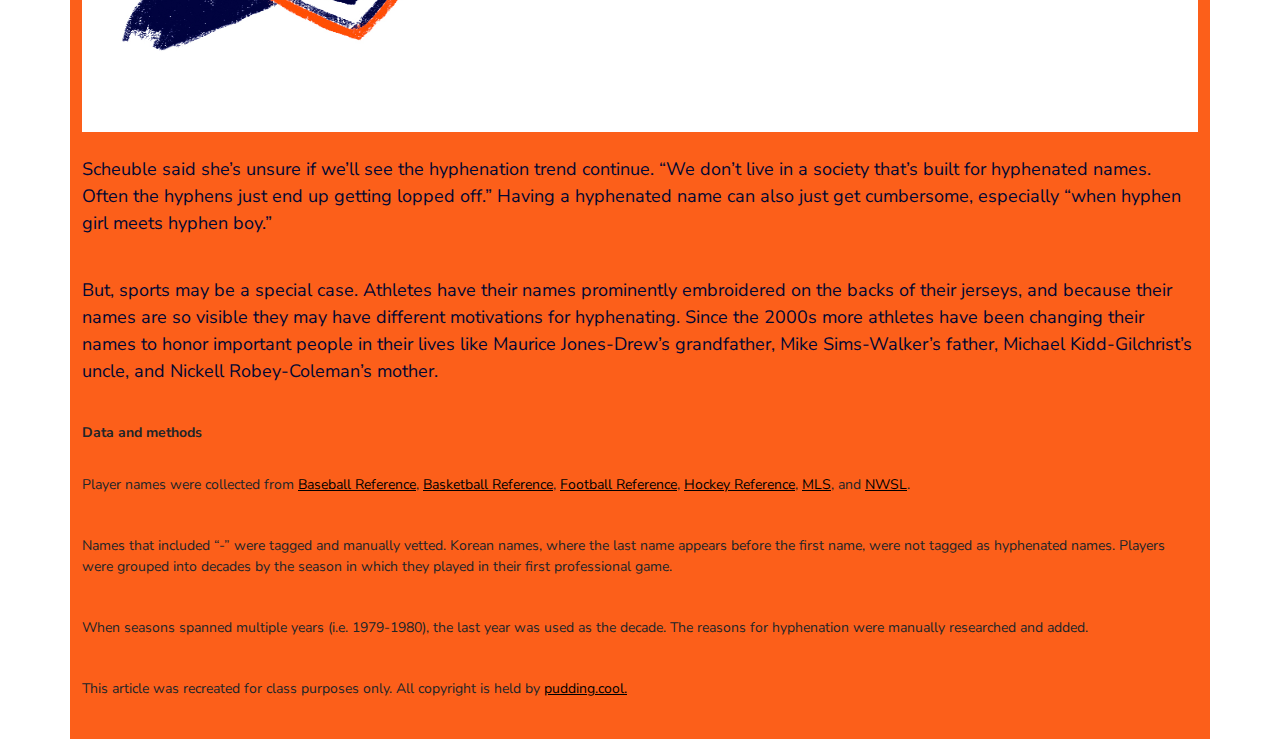
<file: projects/midterm-code/index.html>
<!DOCTYPE html>
<html lang="en">
<head>
	<meta charset="utf-8">
	<title>The Rise of Hyphenated Names in Pro Sports</title>
	<meta content="" name="description">
	<meta content="" name="author">
	<meta content="width=device-width, initial-scale=1" name="viewpoint">
	<link href="https://fonts.gstatic.com" rel="preconnect">
	<link href="https://fonts.googleapis.com/css2?family=Anton&family=Nunito+Sans:wght@200&display=swap" rel="stylesheet"><!-- CSS only -->
	<link href="https://cdn.jsdelivr.net/npm/bootstrap@5.0.0-beta2/dist/css/bootstrap.min.css" rel="stylesheet">
	<link href="style.css" rel="stylesheet" type="text/css">
</head>
<body>
	<nav class="navbar navbar-white bg-white">
		<div class="navbar-header"><a class="navbar-brand" href="#"></a> <img alt="logo" class="img-fluid" height="auto" src="images-midterm/logo.png" width="auto"></div>
	</nav>
	<div class="container content header">
		<div class="row">
			<div class="col-md-12">
				<h1 class="line1">THE RISE OF</h1>
				<h1 class="line2">HYPHENATED</h1>
				<h1 class="line3">LAST NAMES IN PRO SPORTS</h1>
				<p class="bio">By <b>Jan Diehm</b></p>
				<center>
					<p class="bio">Illustrations by <b>Arthur Mount</b></p>
					<div class="col-md-12">
						<p class="text1">I’m a big sports fan. My wife likes to joke that we’re one of the last millennial households in the country to have a cable subscription. The reason? Sports. Last winter I was watching an NFL game featuring one of the league’s most memorably named players: Ha Ha Clinton-Dix. But it wasn’t his first name that caught my attention—it was his last.</p><br>
						<p class="text">The list of players whose names arch over the numbers on the back of their jerseys goes on and on: Clinton-Dix, Shai Gilgeous-Alexander, Sean Reid-Foley, JuJu Smith-Schuster, Kaleena Mosqueda-Lewis. So I wanted to investigate: Are double-barrelled last names getting more common in professional sports? And what about overall?</p><br>
						<p class="text">Turns out, hyphenated names are hard to study. Although athletes proudly wear their last names on their jerseys, most names are personal. The US Census collects last names, but to preserve the anonymity of individuals, only names appearing 100 or more times are released. So, you get names like Smith and Johnson, but never names like Smith-Johnson.</p><br>
						<p class="text">Looking at just professional sports though, there’s a clear trend, especially for the four leagues (MLB, NBA, NFL, and NHL) that have been around since at least the 1950s.</p><br>
						<img alt="graphic" class="block display" height="600" width="1250" src="images-midterm/graphic.png"><br>
						<p class="text">Above, the players are grouped by the decade in which they entered each league. The NBA had its first hyphenated name in the 1960s, and the NFL followed in the 1970s with Herb Mul-Key, who changed his name because he was teased about it. “It used to be Mulkey, without the hyphen, but I had it changed lately because everybody used to make fun of it. They called me Mercury or Murky or Mushy or Musky, even one of my high school English teachers did that.”</p><br>
						<p class="text">The NHL didn’t have a player with a hyphenated last name until the 1990s with Jean-Luc Grand-Pierre. The MLB was hyphen-less until Ryan Rowland-Smith’s debut in the 2000s.</p><br>
						<p class="text">When the WNBA debuted in the 1990s, it rocked this male-only sports trend, largely because in the US it falls on women to change their last names after marriage. Laurie Scheuble, a Penn State professor who researches marital naming, said hyphens in the WNBA make sense: “These are women who have already established careers and they want to maintain their identity.” We can see this with stars like Skylar Diggins-Smith, who first rose to national prominence as Skylar Diggins during the 2010 NCAA women’s basketball tournament, and later changed her name after marriage.</p><br>
						<div class="hyphenbox">
							<h2 class="hyphentitle">BEHIND THE HYPHENS</h2>
							<p class="hyphentext">Of course, there’s more to a hyphen than meets the eye. Players can (among other things):</p><br>
							<ul>
								<li class="hyphentext">inherit double-barrelled names from their parents’ already hyphenated names like <a class="links" href="https://www.baseball-reference.com/players/r/rowlary01.shtml">Ryan Rowland-Smith</a>
								</li>
								<li class="hyphentext">combine both of their parents’ last names like <a class="links" href="https://www.pro-football-reference.com/players/G/GreeBe00.htm">BenJarvus Green-Ellis</a> (39% percent of the players with hyphenated names fall into this category)
								</li>
								<li class="hyphentext">get married and combine names with their spouse like <a class="links" href="https://en.wikipedia.org/wiki/Skylar_Diggins-Smith">Skylar Diggins-Smith</a>
								</li>
								<li class="hyphentext">change their name for religious reasons like <a class="links" href="https://www.basketball-reference.com/players/a/abdulka01.html">Kareem Abdul-Jabbar</a>
								</li>
								<li class="hyphentext">and have culturally traditional hyphenated names like <a class="links" href="https://www.hockey-reference.com/players/g/grandje01.html">Jean-Luc Grand-Pierre</a>
								</li>
							</ul>
						</div>
					</div>
				</center>
			</div>
		</div>
		<div class="navy-box">
			<center>
				<h5>ROWLAND-SMITH</h5>
			</center>
		</div>
		<div class="white-box">
			<h2 class="sport">* MLB</h2>
			<h4>RYAN ROWLAND-SMITH</h4>
			<h3>Inherited already hyphenated name from parents</h3>
			<p class="description">The MLB didn’t have a player with a hyphenated last name until 2007, when Rowland-Smith took the mound for the Seattle Mariners, and the league’s only had three others since. Rowland-Smith, whose Twitter handle is @hyphen18, inherited his last name from his father, Rob Rowland-Smith, an Australian trainer known as “The Sandhill Warrior.” Rowland-Smith’s now a baseball analyst with his former team. He was again a part of MLB hyphen history when he called a Rangers’ game in May 2018 with both Isiah Kiner-Falefa and Austin Bibens-Dirkx in the lineup—the first time in MLB history that two starters sported hyphens.</p>
			<div class="col-md-12">
				<img alt="rowlandsmith" class="athletes" height="400" src="images-midterm/rowlandsmith.jpeg" width="500">
				<div class="container content"></div>
			</div>
			<div class="navy-box">
				<center>
					<h5>GREEN-ELLIS</h5>
				</center>
			</div>
			<div class="white-box">
			<h2 class="sport">NFL</h2>
			<h4>BENJARVUS GREEN-ELLIS</h4>
			<h3>Combined parents’ names</h3>
			<p class="description">Green-Ellis combined his mother’s last name, Green, with his father’s last name, Ellis. As for his first name, his mom just liked how it sounded. Put it all together and you have “The Law Firm.” It’s a fitting nickname for the former NFL running back who thought about going to law school. Green-Ellis spent the 2008-2011 seasons with the New England Patriots and notably never lost a fumble in over 500 carries. Green-Ellis played a couple of more seasons for the Cincinnati Bengals before making his exit from the league in 2014. He’s still remembered as having one of the best nicknames in sports.</p><img alt="greenellis" class="athletes" height="400" src="images-midterm/greenellis.jpeg" width="500"></div>
			<div class="navy-box">
				<center>
					<h5>DIGGINS-SMITH</h5>
				</center>
			</div>
			<div class="white-box">
			<h2 class="sport">WNBA</h2>
			<h4>SKYLAR DIGGINS-SMITH</h4>
			<h3>Married and combined names with spouse</h3>
			<p class="description">Then just Skylar Diggins, Diggins-Smith led her Notre Dame team to three consecutive Final Four Appearances between 2010–2013. She was selected 3rd overall in the 2013 WNBA draft, and by 2017 she had added a hyphen to the back of her jersey after marrying longtime boyfriend Daniel Smith. Since the WNBA was founded in 1996, 33 out of a total 919 players, or 3.6%, hyphenated their last names after marriage. That’s in the same range as a 2006 study of New York Times’ wedding announcements (4%) and a 2007 survey of American Community Survey responses (1.3%).</p><img alt="digginssmith" class="athletes" height="400" src="images-midterm/digginssmith.jpeg" width="500"></div>
			<div class="navy-box">
				<center>
					<h5>ABDUL-JABBAR</h5>
				</center>
			</div>
			<div class="white-box">
			<h2 class="sport">NBA</h2>
			<h4>KAREEM ABDUL-JABBAR</h4>
			<h3>Changed name for religious reasons</h3>
			<p class="description">Abdul-Jabbar entered the NBA during the 1969-1970 season under a different name: Lew Alcindor. He converted to Islam in 1968 but didn’t publically begin using his hyphenated name until a few years later in 1971. In Arabic, the prefix “al” is an article, similar to the English “the.” “Abdul” is a combination of two prefixes: “abd,” meaning “servant of” and “al.” Abdul-Jabbar’s name means “noble servant of Allah.” In his 2017 autobiography, he wrote: “People did not want me messing with their idea of who I was or what I represented to them. To many, by changing my religion and name, I was no longer the typical American kid playing a typical American sport,embodying typical American values.”</p><img alt="abduljabbar" class="athletes" height="400" src="images-midterm/abduljabbar.jpeg" width="500"></div>
			<div class="navy-box">
				<center>
					<h5>GRAND-PIERRE</h5>
				</center>
			</div>
			<div class="white-box">
				<h2 class="sport">NHL</h2>
				<h4>JEAN-LUC GRAND-PIERRE</h4>
				<h3>Culturally traditional hyphenated name</h3>
				<p class="description">Grand-Pierre was dubbed the “The Hyphenator” for his double double-barrelled name. The former NHL defenseman is from Quebec, where hyphenated last names are common. French influence in places like Canada, Haiti, and New Orleans gives us names like Grand-Pierre’s and Jason Pierre-Paul and Stanley Jean-Baptiste. Hyphenated names are also common in African culture where names can be derived from family history (see Pops Mensah-Bonsu) and in Hispanic culture where the mother’s name is included in the family name (see David Diaz-Infante). A few years after Grand-Pierre was born, Quebec also implemented a provincial policy in 1981 that prevented women from legally taking on their husband’s last name. The goal was to promote equality for the spouses, but it also created “generation hyphenation.”</p><img alt="grandpierre" class="athletes" height="400" src="images-midterm/grandpierre.jpeg" width="500"><br>
			</div>
		</div><br>
		<p class="text">Scheuble said she’s unsure if we’ll see the hyphenation trend continue. “We don’t live in a society that’s built for hyphenated names. Often the hyphens just end up getting lopped off.” Having a hyphenated name can also just get cumbersome, especially “when hyphen girl meets hyphen boy.”</p><br>
		<p class="text">But, sports may be a special case. Athletes have their names prominently embroidered on the backs of their jerseys, and because their names are so visible they may have different motivations for hyphenating. Since the 2000s more athletes have been changing their names to honor important people in their lives like Maurice Jones-Drew’s grandfather, Mike Sims-Walker’s father, Michael Kidd-Gilchrist’s uncle, and Nickell Robey-Coleman’s mother.</p><br>
		<h6><b>Data and methods</b></h6><br>
		<p class="credits">Player names were collected from <a class="links" href="https://www.baseball-reference.com">Baseball Reference</a>, <a class="links" href="https://www.basketball-reference.com/">Basketball Reference</a>, <a class="links" href="https://www.pro-football-reference.com/">Football Reference</a>, <a class="links" href="https://www.hockey-reference.com/">Hockey Reference</a>, <a class="links" href="https://www.mlssoccer.com/stats/">MLS</a>, and <a class="links" href="https://www.nwslsoccer.com/">NWSL</a>.</p><br>
		<p class="credits">Names that included “-” were tagged and manually vetted. Korean names, where the last name appears before the first name, were not tagged as hyphenated names. Players were grouped into decades by the season in which they played in their first professional game.</p><br>
		<p class="credits">When seasons spanned multiple years (i.e. 1979-1980), the last year was used as the decade. The reasons for hyphenation were manually researched and added.</p><br>
		<p class="credits">This article was recreated for class purposes only. All copyright is held by <a class="links" href="https://pudding.cool/2019/05/hyphens/">pudding.cool.</a></p><br>
	</div><!--== Bootstrap Popper=-->
	<script src="https://cdn.jsdelivr.net/npm/bootstrap@5.0.0-beta2/dist/js/bootstrap.bundle.min.js">
	</script>
</body>
</html>
</file>
<file: portfolio/css/style.css>
.content {
	padding-top: 5%;
}
h2 {
	font-family: 'Shippori Mincho B1', serif;
	color: #769ABF;
	font-size: 1.5em;
	padding-top: 25px;
	width: 100%;
	text-align: left;
}
h1, h3 {
	font-family: 'Shippori Mincho B1', serif;
	color: #769ABF;
	font-size: 2em;
	padding-top: 40px;
	width: 100%;
	text-align: center;
}
h4 {
	font-family: 'Shippori Mincho B1', serif;
	color: #769ABF;
	font-size: 1.5em;
	padding-top: 50px;
	width: 100%;
	text-align: left;
}
p, li {
	font-family: 'Roboto', sans-serif;
	color: #769ABF;
	font-size: 13.5px;
}
.box {
	background: #dcdcdc;
	padding: 10px;
	margin-top: 5px;
	margin-bottom: 5px;
}
.resume h1 {
	text-transform: uppercase;
	font-weight: 700;
}
.navbar-dark {
	background-color: #769ABF;
}
.navbar-brand {
	font-family: 'Shippori Mincho B1', serif;
}
nav li {
	font-family: 'Shippori Mincho B1', serif;
	font-size: 12px;
	text-transform: uppercase;
	font-weight: bolder;
	letter-spacing: 1.1px;
}
.clips a {
	padding-top: 10%;
	font-family: 'Roboto', sans-serif;
	color: #769ABF;
	font-size: 13.5px;
}
</file>
<file: finalarticle/css/style.css>
body {
	font-family: 'Nunito Sans', sans-serif;
	font-size: 16px;
}
.nav {
	background: black;
	padding: 2% 0 2% 0;
}
.logo {
	max-width: 500px;
}
/* header*/

h1 {
	font-size: 50px;
	font-family: 'Fjalla One', sans-serif;
	color: #010833;
	margin-top: 5%;
	text-transform: uppercase;
}
.slider h5 {
	font-family: 'Fjalla One', sans-serif;
	background: black;
	text-transform: uppercase
	border-color: #010833;
}
.carousel-inner img {
	width: 100%;
	height: 100%;
}

.article {
	color:#010833;
	font-size: 20px;
	font-family:'Fjalla One', sans-serif;
	background-color: white;
	
}

.bio {
	font-family: 'Nunito Sans', sans-serif;
	margin: 1% 0;
	padding-bottom: 0;
}
.graphic, .navy-box {
	margin-bottom: 5%;
}
.navy-box, p {
	background-color: #010833;
	color: white;
	padding: 0 2%;
}
h6 {
	font-size: 35px;
	font-weight: bolder;
}
.desc {
	text-transform: uppercase;
}
@media(max-width:720px) {
	h1 {
		font-size: 35px;
		font-family: 'Fjalla One', sans-serif;
		color: #010833;
		margin-top: 5%;
		text-transform: uppercase;
	}
	
}
</file>
<file: projects/midterm-code/style.css>
.content {
	padding-top: 5%;
	background-color: #fc5f1a;
	text-indent: offset 2;
	border-color: #fc5f1a;
}
.body {
	outline-offset: 2px;
	column-span: 8:
}
@media (min-width: 576.37px) {
	.line1, .line3 {
		font-size: 60px;
		font-family: 'Anton', sans-serif;
		color: #010833;
		text-align: center;
	}
}
@media (min-width: 576.85px) {
	.line2 {
		font-size: 120px;
		font-family: 'Anton', sans-serif;
		color: #010833;
		text-align: center;
	}
}
.bio {
	padding-top: 3%;
	font-size: 18px;
	font-family: 'Nunito Sans', sans-serif;
	color: #010833;
	text-align: center;
	font-weight: 500;
	font-style: italic;
	line-height: 1;
}
@media (min-width: 576.15px) (line-height: 1.7px) {
	.text1 {
		padding-top: 5%;
		font-size: 18px;
		font-family: 'Nunito Sans', sans-serif;
		color: #010833;
		column-span: 8;
	}
}
.text {
	font-size: 18px;
	font-family: 'Nunito Sans', sans-serif;
	color: #010833;
	column-span: 10;
}
.responsive {
	width: 100%;
	max-width: 1250px;
	height: auto;
	max-height: 600px;
	margin-top: 1%;
	margin-bottom: 2%;
	margin-right: 2%;
	margin-left: 2%;
}
.hyphenbox {
	width: 100%;
	max-width: 1250px;
	height: auto;
	max-height: 400px;
	background: white;
	padding: 10px;
	margin-top: 5px;
	margin-bottom: 0px;
}
.hyphentitle {
	margin-top: 30px;
	text-align: center;
	font-family: 'Anton', sans-serif;
}
.hyphentext {
	text-align: center;
	font-size: 18px;
	font-family: 'Nunito Sans', sans-serif;
	color: black;
}
.white-box {
	margin-top: 0px;
	margin-bottom: 0px;
	background-color: white;
	color: black;
	height: auto;
	width: 1250;
}
.navy-box {
	width: 100%;
	max-width: 1300px;
	margin-top: 0px;
	margin-bottom: 0px;
	background-color: #010833;
}
h5 {
	font-family: 'Anton', sans-serif;
	color: #ffa500;
	font-size: 70px;
	letter-spacing: 2.5px;
	padding-top: 2%;
	padding-bottom: 2%;
	margin-top: 2%;
	margin-bottom: 2%;
}
h4 {
	font-family: 'Anton', sans-serif;
	color: #010833;
	font-size: 30px;
	font-weight: 500px;
	font-style: bold;
	letter-spacing: 2.5px;
	padding-top: 2%;
	padding-bottom: 2%;
	margin-top: 0%;
	margin-bottom: 0%;
	padding-top: 0%;
	padding-bottom: 0%;
	left: offset 1;
}
.sport {
	font-weight: 500px;
	letter-spacing: 1, 5px;
	font-size: 18px;
	color: #ffa500;
	font-family: 'Nunito Sans', sans-serif;
}
h3 {
	font-weight: 300px;
	font-size: 16px;
	color: #010833;
	font-family: 'Nunito Sans', sans-serif;
}
h6 {
	font-size: 14px;
	font-weight: 600px;
	font-family: 'Nunito Sans', sans-serif;
	font-style: bold;
}
.credits {
	font-size: 14px;
	font-weight: 600px;
	font-family: 'Nunito Sans', sans-serif;
}
.links {
	color: black;
}
</file>
